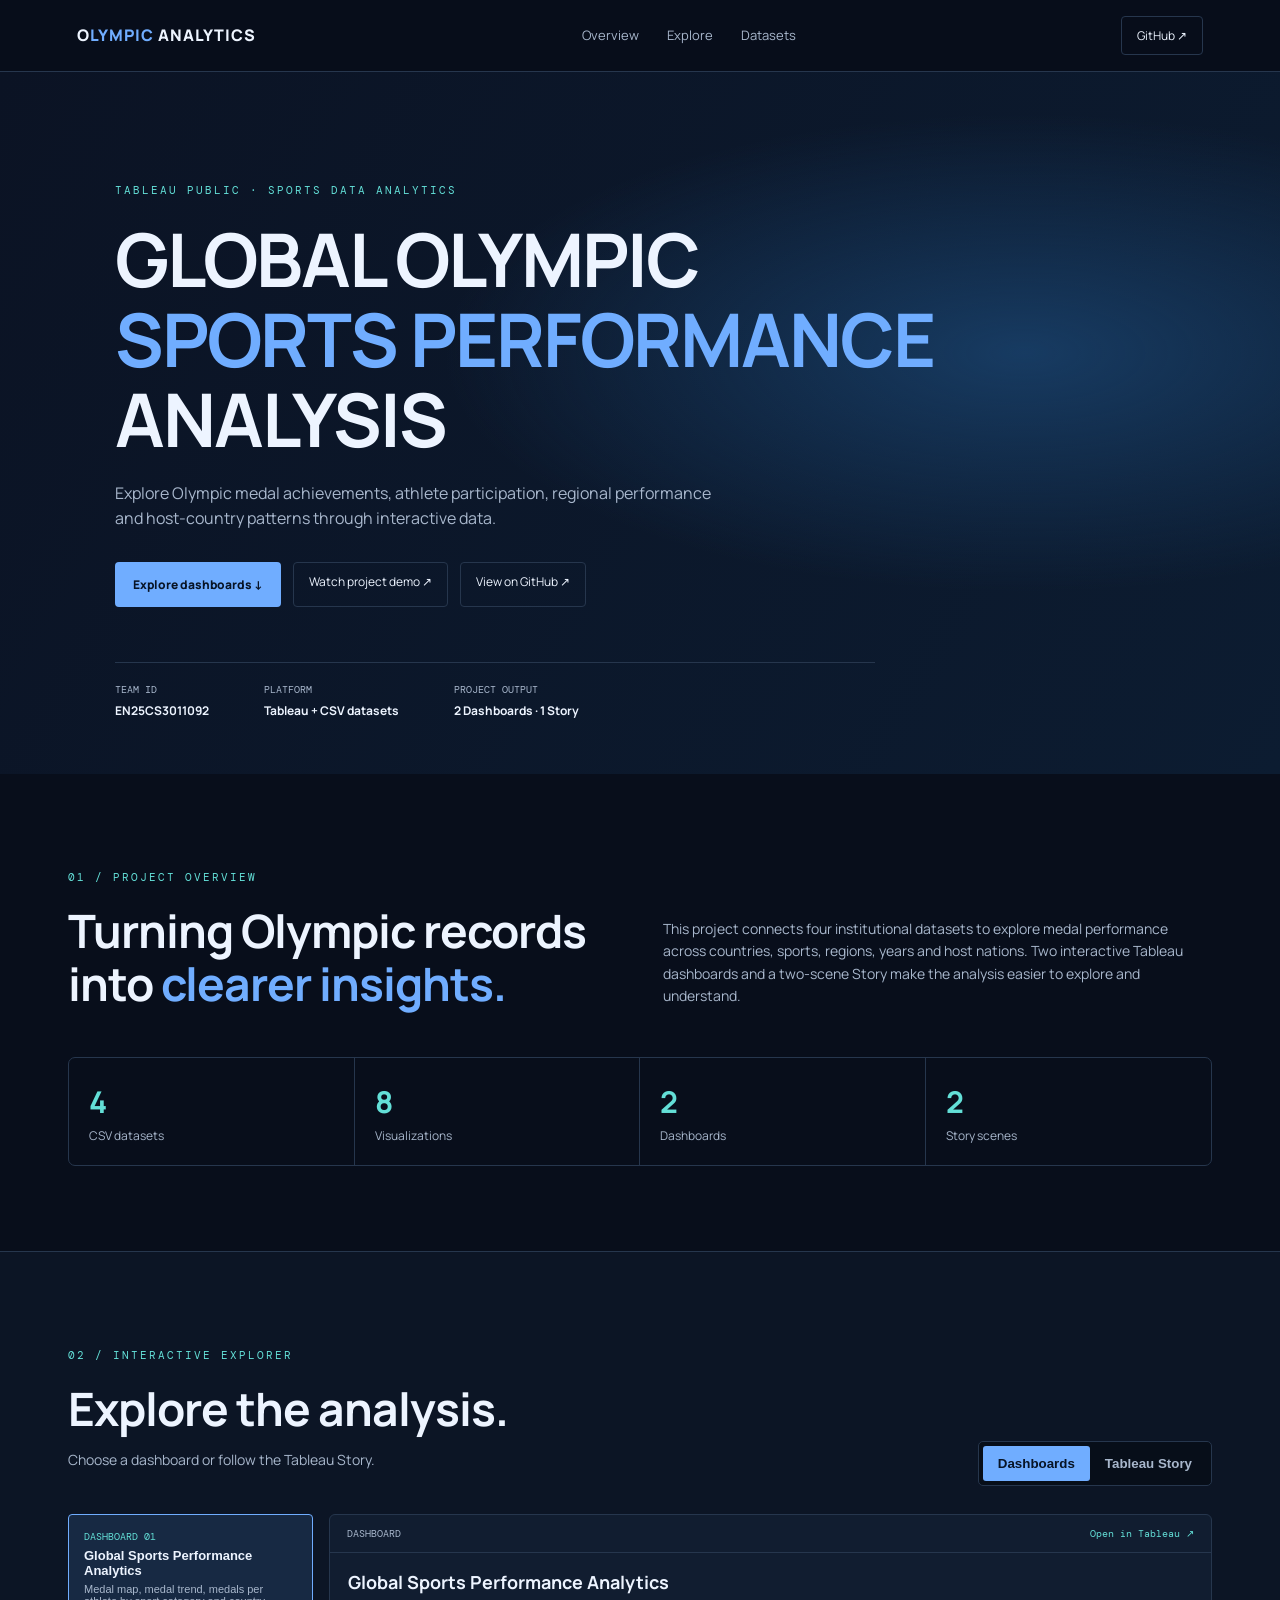
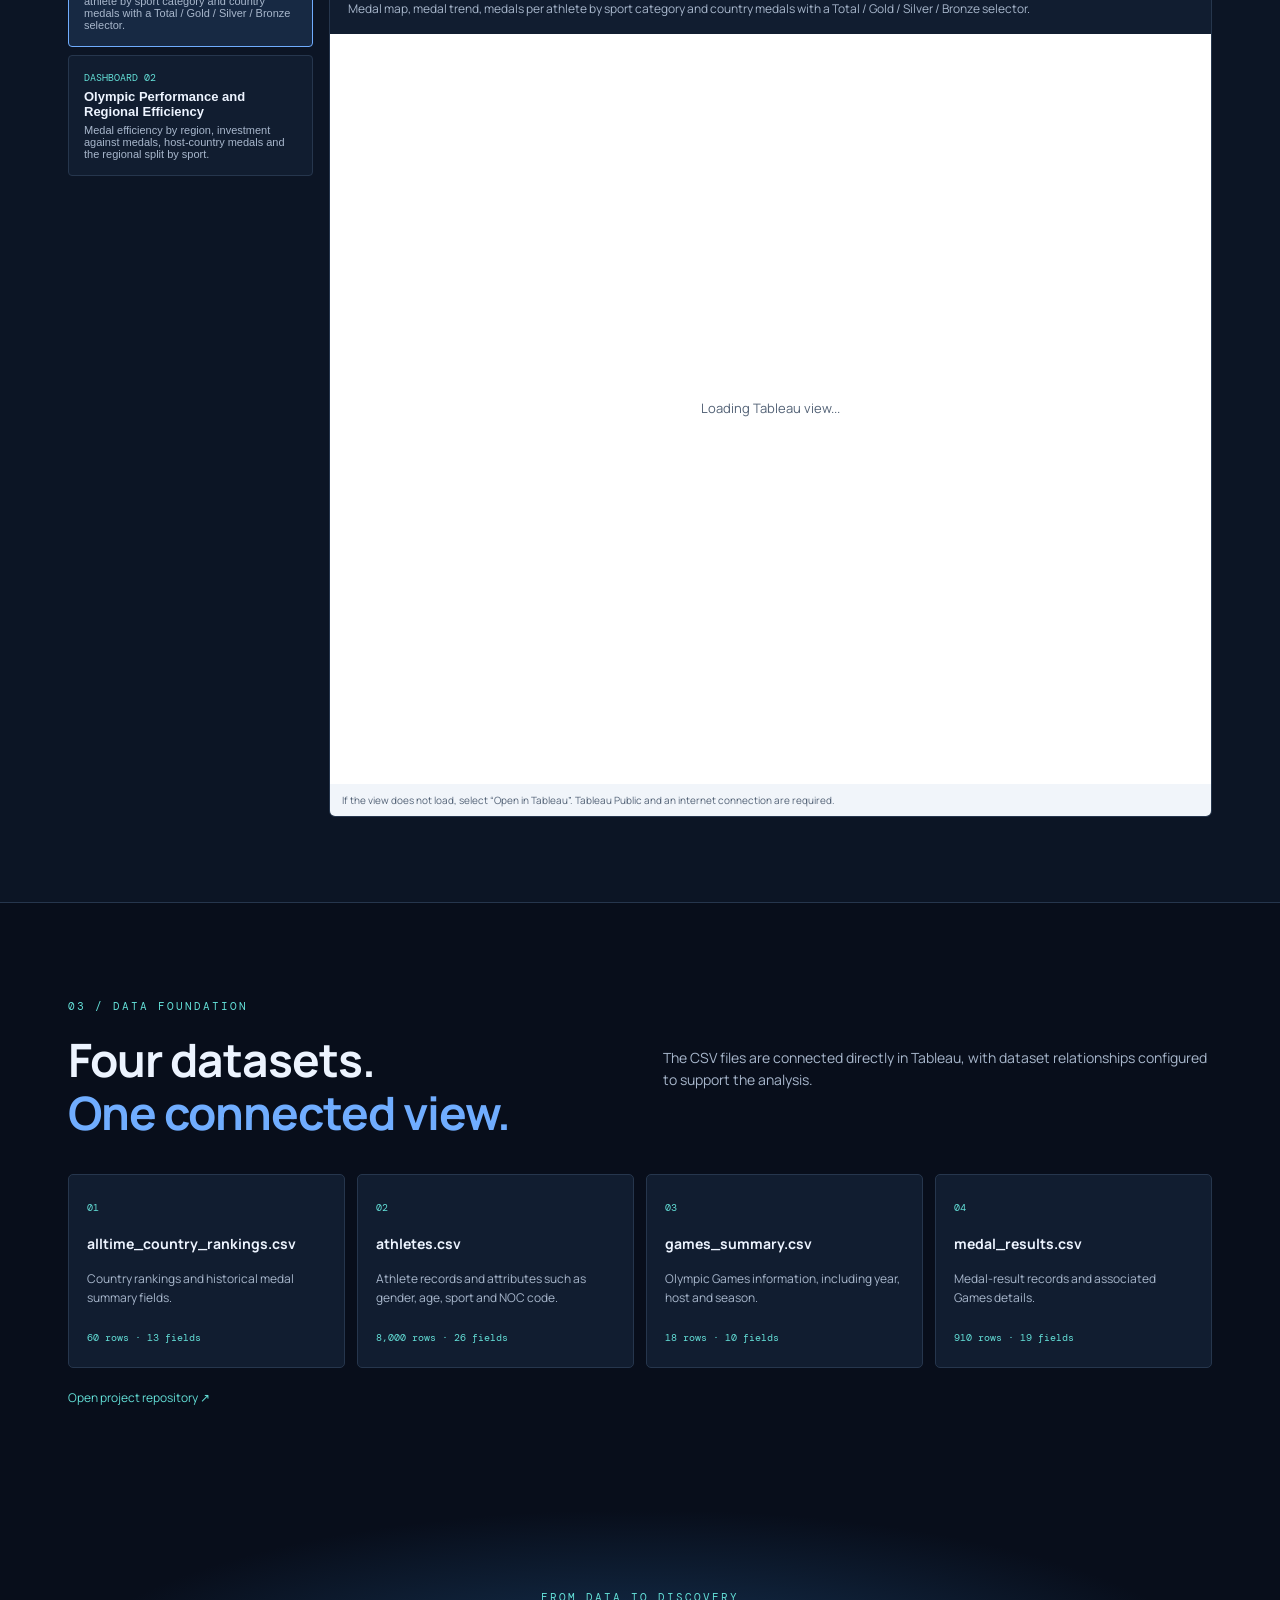
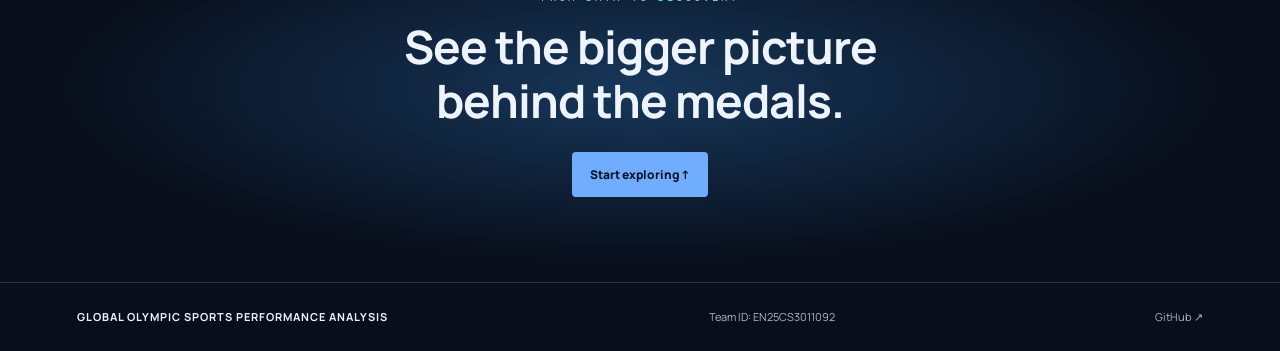
<file: Web_integration/index.html>
<!doctype html>
<html lang="en">
<head>
    <meta charset="utf-8">
    <meta name="viewport" content="width=device-width,initial-scale=1">
    <title>Olympic Analytics | Global Olympic Sports Performance</title>
    <link rel="stylesheet" href="style.css">
    <script type="module" src="https://public.tableau.com/javascripts/api/tableau.embedding.3.latest.min.js"></script>
</head>
<body>
    <header>
        <a class="logo" href="#home">O<span>LYMPIC</span> ANALYTICS</a>
        <nav>
            <a href="#overview">Overview</a>
            <a href="#explore">Explore</a>
            <a href="#datasets">Datasets</a>
        </nav>
        <a class="git" href="https://github.com/Yashvii404/Global-Olympics-Analytics-Tableau" target="_blank">GitHub ↗</a>
    </header>
    <main>
    <section class="hero" id="home">
        <p class="eyebrow">TABLEAU PUBLIC · SPORTS DATA ANALYTICS</p>
        <h1>GLOBAL OLYMPIC<br><em>SPORTS PERFORMANCE</em><br>ANALYSIS</h1>
        <p class="lead">Explore Olympic medal achievements, athlete participation, regional performance and host-country patterns through interactive data.</p>
        <div class="actions">
            <a class="primary" href="#explore">Explore dashboards ↓</a>
            <a class="secondary" href="https://drive.google.com/file/d/1PfFm0EiIZjC0V0H3K6KzKo9flS6iw2C5/view" target="_blank" rel="noopener">Watch project demo ↗</a>
            <a class="secondary" href="https://github.com/Yashvii404/Global-Olympics-Analytics-Tableau" target="_blank" rel="noopener">View on GitHub ↗</a>
        </div>
        <div class="meta">
            <span>TEAM ID<strong>EN25CS3011092</strong></span>
            <span>PLATFORM<strong>Tableau + CSV datasets</strong></span>
            <span>PROJECT OUTPUT<strong>2 Dashboards · 1 Story</strong></span>
        </div>
    </section>

    <section class="section" id="overview">
        <p class="eyebrow">01 / PROJECT OVERVIEW</p>
        <div class="two">
            <h2>Turning Olympic records into <em>clearer insights.</em></h2>
            <p>This project connects four institutional datasets to explore medal performance across countries, sports, regions, years and host nations. Two interactive Tableau dashboards and a two-scene Story make the analysis easier to explore and understand.</p>
        </div>
        <div class="stats">
            <div>
                <b>4</b>
                <span>CSV datasets</span>
            </div>
            <div>
                <b>8</b>
                <span>Visualizations</span>
            </div>
            <div>
                <b>2</b>
                <span>Dashboards</span>
            </div>
            <div>
                <b>2</b>
                <span>Story scenes</span>
            </div>
        </div>
    </section>

    <section class="section explorer" id="explore">
        <p class="eyebrow">02 / INTERACTIVE EXPLORER</p>
        <div class="explore-head">
            <div>
                <h2>Explore the analysis.</h2>
                <p>Choose a dashboard or follow the Tableau Story.</p>
            </div>
            <div class="tabs">
                <button class="active" data-group="dashboards">Dashboards</button>
                <button data-group="stories">Tableau Story</button>
            </div>
        </div>
        <div class="layout">
            <aside id="viewList"></aside>
            <article class="viewer">
                <div class="bar">
                    <span id="kind">DASHBOARD</span>
                    <a id="openLink" target="_blank" rel="noopener">Open in Tableau ↗</a>
                </div>
                <div class="viewtitle">
                    <h3 id="viewTitle"></h3>
                    <p id="viewDesc"></p>
                </div>
                <div id="vizBox" class="vizbox"></div>
                <p class="hint">If the view does not load, select “Open in Tableau”. Tableau Public and an internet connection are required.</p>
            </article>
        </div>
    </section>
    <section class="section" id="datasets">
        <p class="eyebrow">03 / DATA FOUNDATION</p>
        <div class="two">
            <h2>Four datasets.<br><em>One connected view.</em></h2>
            <p>The CSV files are connected directly in Tableau, with dataset relationships configured to support the analysis.</p>
        </div>
        <div class="cards">
            <div>
                <small>01</small><h3>alltime_country_rankings.csv</h3>
                <p>Country rankings and historical medal summary fields.</p>
                <b>60 rows · 13 fields</b>
            </div>
        <div>
            <small>02</small><h3>athletes.csv</h3>
            <p>Athlete records and attributes such as gender, age, sport and NOC code.</p>
            <b>8,000 rows · 26 fields</b>
        </div>
        <div>
            <small>03</small><h3>games_summary.csv</h3>
            <p>Olympic Games information, including year, host and season.</p>
            <b>18 rows · 10 fields</b>
        </div>
        <div>
            <small>04</small><h3>medal_results.csv</h3>
            <p>Medal-result records and associated Games details.</p>
            <b>910 rows · 19 fields</b>
        </div>
    </div>
    <a class="dataset-link" href="https://github.com/Yashvii404/Global-Olympics-Analytics-Tableau" target="_blank" rel="noopener">Open project repository ↗</a>
    </section>
<section class="closing"><p class="eyebrow">FROM DATA TO DISCOVERY</p><h2>See the bigger picture<br>behind the medals.</h2><a class="primary" href="#explore">Start exploring ↑</a></section>
</main><footer><b>GLOBAL OLYMPIC SPORTS PERFORMANCE ANALYSIS</b><span>Team ID: EN25CS3011092</span><a href="https://github.com/Yashvii404/Global-Olympics-Analytics-Tableau" target="_blank">GitHub ↗</a></footer>
<script src="main.js"></script></body></html>
</file>
<file: Web_integration/style.css>
@import url('https://fonts.googleapis.com/css2?family=DM+Mono:wght@400;500&family=Manrope:wght@400;500;600;700;800&display=swap');
:root{--bg:#080e1b;--panel:#111d30;--text:#edf4ff;--muted:#a8b7cc;--blue:#70adff;--cyan:#63dfd7;--line:#26364d}*{box-sizing:border-box}html{scroll-behavior:smooth}body{margin:0;background:var(--bg);color:var(--text);font-family:Manrope,Arial,sans-serif;line-height:1.6}a{color:inherit;text-decoration:none}header{height:72px;padding:0 6%;display:flex;align-items:center;justify-content:space-between;border-bottom:1px solid var(--line);position:sticky;top:0;background:#080e1bee;backdrop-filter:blur(12px);z-index:5}.logo{font-weight:800;letter-spacing:1px}.logo span{color:var(--blue)}nav{display:flex;gap:28px;color:var(--muted);font-size:13px}.git,.secondary{border:1px solid var(--line);padding:9px 15px;border-radius:4px;font-size:12px}.hero{padding:100px 9% 55px;min-height:600px;background:radial-gradient(ellipse at 80% 40%,#173b62 0,transparent 40%),linear-gradient(120deg,#0b1324,#0c1c31)}.eyebrow{font:11px 'DM Mono';letter-spacing:2px;color:var(--cyan)}h1{font-size:clamp(38px,6vw,74px);line-height:1.08;letter-spacing:-2px;margin:22px 0}h1 em,h2 em{font-style:normal;color:var(--blue)}.lead{max-width:600px;color:var(--muted)}.actions{display:flex;gap:12px;margin:30px 0 55px;flex-wrap:wrap}.primary{display:inline-block;background:var(--blue);color:#081426;padding:13px 18px;border-radius:4px;font-weight:800;font-size:12px}.meta{display:flex;gap:55px;border-top:1px solid var(--line);padding-top:20px;max-width:760px}.meta span{font:10px 'DM Mono';color:var(--muted);display:grid;gap:6px}.meta strong{font:700 12px Manrope;color:var(--text)}.section{max-width:1200px;margin:auto;padding:85px 28px}.two{display:grid;grid-template-columns:1fr 1fr;gap:45px;margin:20px 0 35px}.two h2,.section h2,.closing h2{font-size:clamp(30px,4vw,46px);line-height:1.16;letter-spacing:-1px;margin:0}.two p,.explore-head p{color:var(--muted);font-size:14px}.stats{display:grid;grid-template-columns:repeat(4,1fr);border:1px solid var(--line);border-radius:7px}.stats div{padding:20px;border-right:1px solid var(--line);display:grid}.stats div:last-child{border:0}.stats b{font-size:30px;color:var(--cyan)}.stats span{font-size:12px;color:var(--muted)}.explorer{max-width:none;background:#0c1525;border-block:1px solid var(--line);padding-left:max(calc((100% - 1144px)/2),28px);padding-right:max(calc((100% - 1144px)/2),28px)}.explore-head{display:flex;align-items:end;justify-content:space-between;gap:20px;margin:20px 0 28px}.tabs{display:flex;background:#070e19;padding:4px;border:1px solid var(--line);border-radius:5px}.tabs button{border:0;background:none;color:var(--muted);padding:10px 15px;cursor:pointer;font-weight:700}.tabs button.active{background:var(--blue);color:#071426;border-radius:3px}.layout{display:grid;grid-template-columns:245px 1fr;gap:16px}#viewList{display:flex;flex-direction:column;gap:8px}.choice{background:var(--panel);border:1px solid var(--line);padding:15px;text-align:left;color:var(--text);border-radius:4px;cursor:pointer}.choice.active{border-color:var(--blue);background:#172943}.choice small{display:block;color:var(--cyan);font:10px 'DM Mono';margin-bottom:5px}.choice strong{font-size:13px}.choice span{display:block;color:var(--muted);font-size:11px;margin-top:5px}.viewer{background:var(--panel);border:1px solid var(--line);border-radius:6px;overflow:hidden;min-width:0}.bar{display:flex;justify-content:space-between;padding:12px 17px;border-bottom:1px solid var(--line);font:10px 'DM Mono';color:var(--muted)}.bar a,.dataset-link{color:var(--cyan)}.viewtitle{padding:15px 18px}.viewtitle h3{margin:0;font-size:18px}.viewtitle p{margin:3px 0 0;color:var(--muted);font-size:12px}.vizbox{background:#fff;min-height:750px;position:relative}tableau-viz{display:block;width:100%}.vizmsg{position:absolute;inset:0;display:grid;place-items:center;text-align:center;padding:20px;color:#536276;font-size:13px;pointer-events:none}.hint{margin:0;background:#f1f5fa;color:#536276;padding:8px 12px;font-size:10px}.cards{display:grid;grid-template-columns:repeat(4,1fr);gap:12px}.cards div{background:var(--panel);border:1px solid var(--line);padding:18px;border-radius:5px;min-height:180px}.cards small,.cards b{color:var(--cyan);font:10px 'DM Mono'}.cards h3{font-size:14px;overflow-wrap:anywhere}.cards p{font-size:12px;color:var(--muted);min-height:42px}.dataset-link{display:inline-block;margin-top:20px;font-size:12px}.closing{text-align:center;padding:85px 20px;background:radial-gradient(ellipse at center,#17375a,transparent 65%)}.closing h2{margin:16px 0 25px}footer{border-top:1px solid var(--line);padding:25px 6%;display:flex;gap:25px;align-items:center;justify-content:space-between;color:var(--muted);font-size:11px}footer b{color:var(--text);letter-spacing:1px}@media(max-width:800px){.layout{grid-template-columns:1fr}#viewList{display:grid;grid-template-columns:1fr 1fr}.two{grid-template-columns:1fr;gap:12px}.cards{grid-template-columns:1fr 1fr}.hero{padding-top:75px}}@media(max-width:550px){nav{display:none}.hero{padding:70px 22px 45px}.meta{gap:20px;flex-wrap:wrap}.meta span{min-width:40%}.section{padding:60px 20px}.explorer{padding-inline:20px}.explore-head{align-items:start;flex-direction:column}.stats{grid-template-columns:1fr 1fr}.stats div:nth-child(2){border-right:0}.stats div:nth-child(-n+2){border-bottom:1px solid var(--line)}#viewList,.cards{grid-template-columns:1fr}.vizbox{min-height:560px}footer{align-items:start;flex-direction:column}}
</file>
